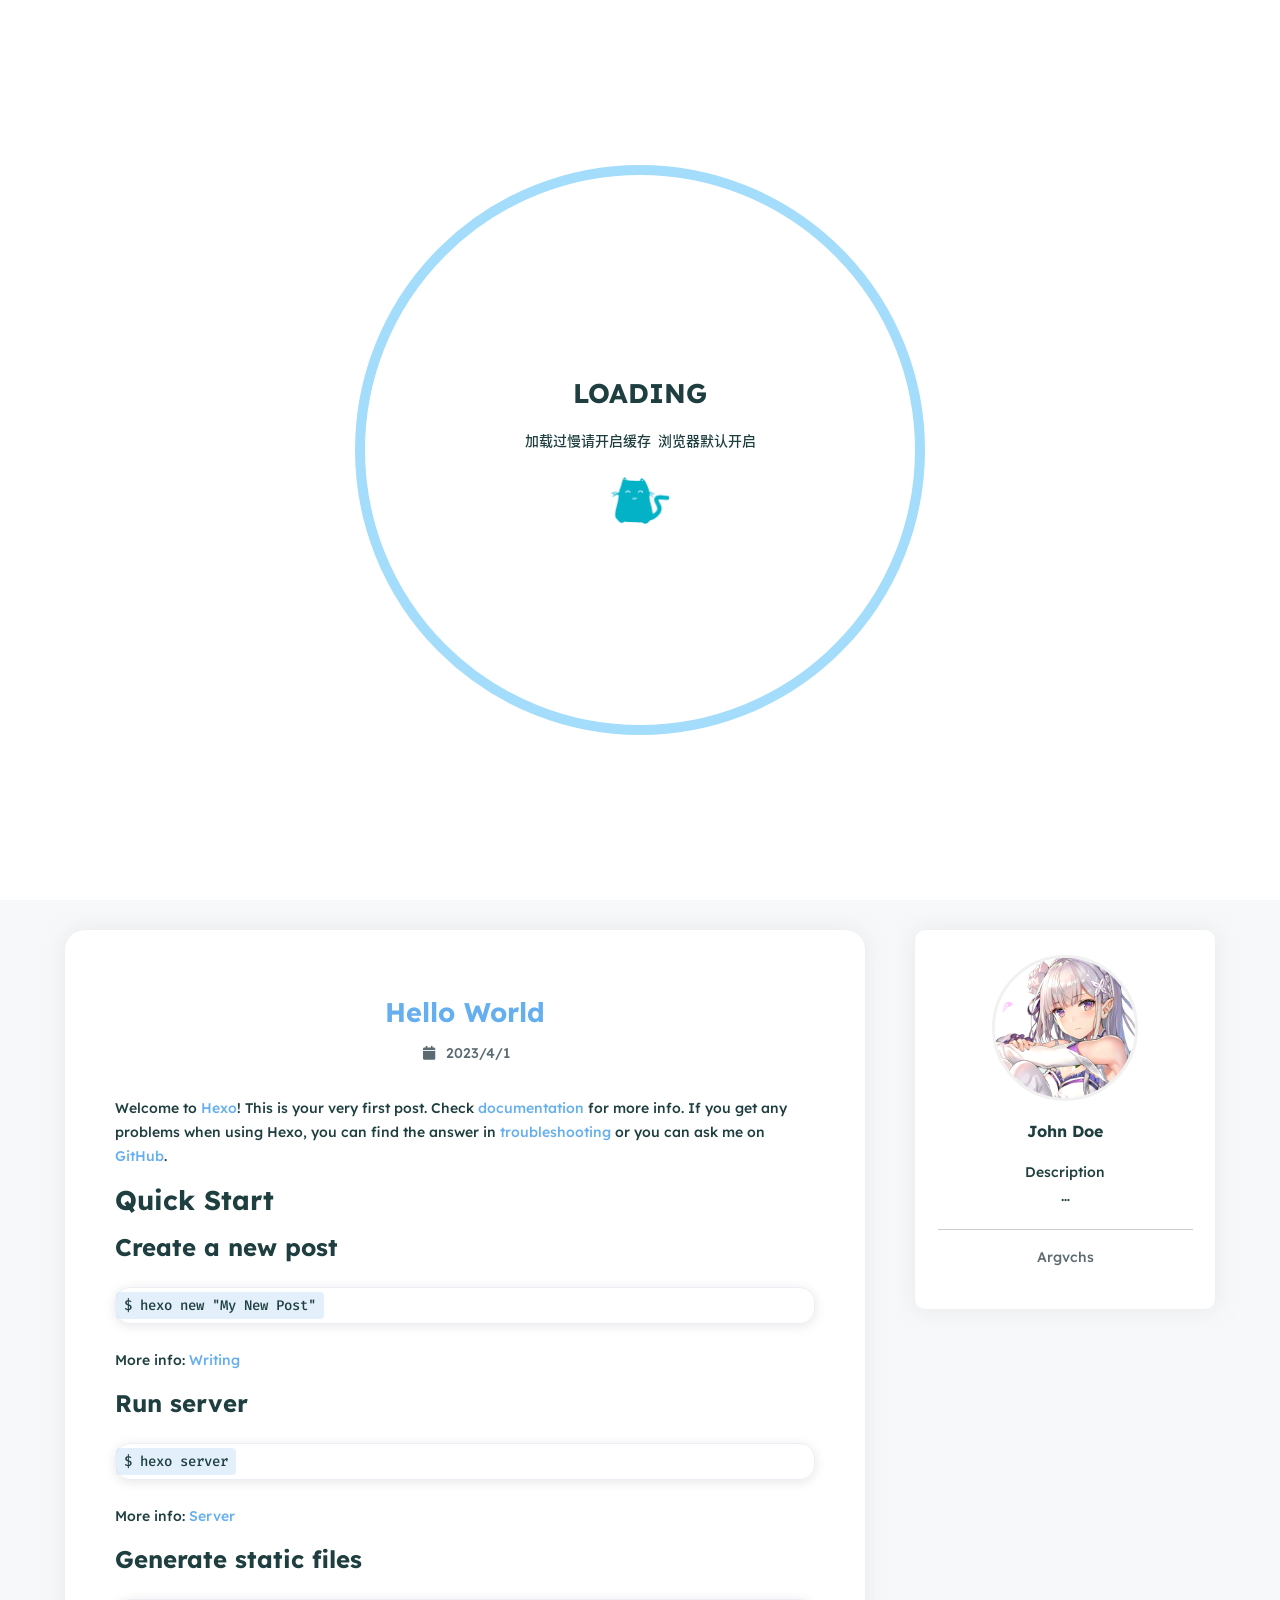
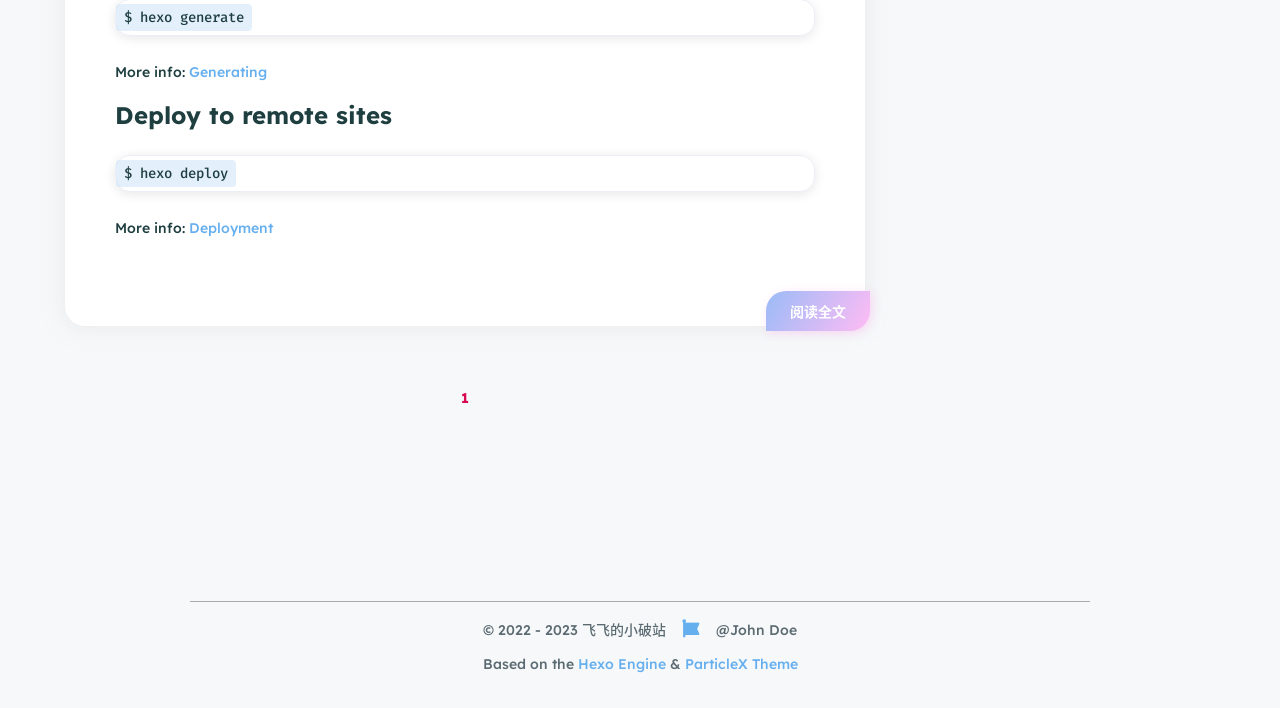
<file: index.html>
<!DOCTYPE html>
<html lang="en">
    <head>
        <meta charset="UTF-8" />
        <title>飞飞的小破站</title>
        <meta name="author" content="John Doe" />
        <meta name="description" content="" />
        <meta name="keywords" content="" />
        <meta name="viewport" content="width=device-width,initial-scale=1.0,maximum-scale=1.0,user-scalable=0" />
        <link rel="icon" href="/images/avatar.jpg" />
        <script src="https://cdn.staticfile.org/vue/3.2.47/vue.global.prod.min.js"></script>
<link rel="stylesheet" href="https://cdn.staticfile.org/font-awesome/6.3.0/css/all.min.css" />
<link rel="stylesheet" href="/css/fonts.min.css" />
<script> const mixins = {}; </script>

<script src="https://polyfill.io/v3/polyfill.min.js?features=default"></script>


<script src="https://cdn.staticfile.org/highlight.js/11.7.0/highlight.min.js"></script>
<link
    rel="stylesheet"
    href="https://cdn.staticfile.org/highlight.js/11.7.0/styles/github.min.css"
/>
<script src="/js/lib/highlight.js"></script>



<script src="/js/lib/preview.js"></script>





<script src="/js/lib/home.js"></script>

<link rel="stylesheet" href="/css/main.css" />

    <meta name="generator" content="Hexo 5.4.2"></head>
    <body>
        <div id="layout">
            <transition name="fade">
            <div id="loading" v-show="loading">
                <div id="loading-circle">
                    <h2>LOADING</h2>
                    <p>加载过慢请开启缓存&ensp;浏览器默认开启</p>
                    <img src="/images/loading.gif" />
                </div>
            </div>
            </transition>
            <transition name="into">
            <div id="main" v-show="!loading">
                <nav id="menu" ref="menu">
    <div class="desktop-menu">
        <a class="title" href="/">
            <span>飞飞的小破站</span>
        </a>
        
        <a href="/">
            <i class="fa-solid fa-house fa-fw"></i>
            <span>&ensp;Home</span>
        </a>
        
        <a href="/about">
            <i class="fa-solid fa-id-card fa-fw"></i>
            <span>&ensp;About</span>
        </a>
        
        <a href="/archives">
            <i class="fa-solid fa-box-archive fa-fw"></i>
            <span>&ensp;Archives</span>
        </a>
        
        <a href="/categories">
            <i class="fa-solid fa-bookmark fa-fw"></i>
            <span>&ensp;Categories</span>
        </a>
        
        <a href="/tags">
            <i class="fa-solid fa-tags fa-fw"></i>
            <span>&ensp;Tags</span>
        </a>
        
    </div>
    <div id="mobile-menu">
        <div class="curtain" v-show="showMenu" @click="showMenu = !showMenu"></div>
        <div class="title" @click="showMenu = !showMenu">
            <i class="fa-solid fa-bars fa-fw"></i>
            <span>&emsp;飞飞的小破站</span>
        </div>
        <transition name="slide">
        <div class="items" v-show="showMenu">
            
            <a href="/">
                <div class="item">
                    <div style="min-width: 20px; max-width: 50px; width: 10%">
                        <i class="fa-solid fa-house fa-fw"></i>
                    </div>
                    <div style="min-width: 100px; max-width: 150%; width: 20%">Home</div>
                </div>
            </a>
            
            <a href="/about">
                <div class="item">
                    <div style="min-width: 20px; max-width: 50px; width: 10%">
                        <i class="fa-solid fa-id-card fa-fw"></i>
                    </div>
                    <div style="min-width: 100px; max-width: 150%; width: 20%">About</div>
                </div>
            </a>
            
            <a href="/archives">
                <div class="item">
                    <div style="min-width: 20px; max-width: 50px; width: 10%">
                        <i class="fa-solid fa-box-archive fa-fw"></i>
                    </div>
                    <div style="min-width: 100px; max-width: 150%; width: 20%">Archives</div>
                </div>
            </a>
            
            <a href="/categories">
                <div class="item">
                    <div style="min-width: 20px; max-width: 50px; width: 10%">
                        <i class="fa-solid fa-bookmark fa-fw"></i>
                    </div>
                    <div style="min-width: 100px; max-width: 150%; width: 20%">Categories</div>
                </div>
            </a>
            
            <a href="/tags">
                <div class="item">
                    <div style="min-width: 20px; max-width: 50px; width: 10%">
                        <i class="fa-solid fa-tags fa-fw"></i>
                    </div>
                    <div style="min-width: 100px; max-width: 150%; width: 20%">Tags</div>
                </div>
            </a>
            
        </div>
        </transition>
    </div>
</nav>

                <div id="home-head">
    <div
        id="home-background"
        ref="homeBackground"
        data-image="/images/background.jpg"
    ></div>
    <div id="home-info" @click="homeClick">
        <span class="loop"></span>
        <span class="loop"></span>
        <span class="loop"></span>
        <span class="loop"></span>
        <span class="info">
            <div class="wrap">
                <h1>飞飞的小破站</h1>
                <h3>哇哇哇</h3>
                <h5></h5>
            </div>
        </span>
    </div>
</div>
<div id="home-posts-wrap"  ref="homePostsWrap">
    <div id="home-posts">
        <div id="posts">
            

<div class="post">
    <a href="/2023/04/01/hello-world/">
        <h2 class="post-title">Hello World</h2>
    </a>
    <div class="category-and-date">
        
        <span class="date">
            <span class="icon">
                <i class="fa-solid fa-calendar fa-fw"></i>
            </span>
            2023/4/1
        </span>
        
        
    </div>
    <div class="description">
        <div class="content" v-pre>
            
            <p>Welcome to <a target="_blank" rel="noopener" href="https://hexo.io/">Hexo</a>! This is your very first post. Check <a target="_blank" rel="noopener" href="https://hexo.io/docs/">documentation</a> for more info. If you get any problems when using Hexo, you can find the answer in <a target="_blank" rel="noopener" href="https://hexo.io/docs/troubleshooting.html">troubleshooting</a> or you can ask me on <a target="_blank" rel="noopener" href="https://github.com/hexojs/hexo/issues">GitHub</a>.</p>
<h2 id="Quick-Start"><a href="#Quick-Start" class="headerlink" title="Quick Start"></a>Quick Start</h2><h3 id="Create-a-new-post"><a href="#Create-a-new-post" class="headerlink" title="Create a new post"></a>Create a new post</h3><pre><code class="bash">$ hexo new &quot;My New Post&quot;
</code></pre>
<p>More info: <a target="_blank" rel="noopener" href="https://hexo.io/docs/writing.html">Writing</a></p>
<h3 id="Run-server"><a href="#Run-server" class="headerlink" title="Run server"></a>Run server</h3><pre><code class="bash">$ hexo server
</code></pre>
<p>More info: <a target="_blank" rel="noopener" href="https://hexo.io/docs/server.html">Server</a></p>
<h3 id="Generate-static-files"><a href="#Generate-static-files" class="headerlink" title="Generate static files"></a>Generate static files</h3><pre><code class="bash">$ hexo generate
</code></pre>
<p>More info: <a target="_blank" rel="noopener" href="https://hexo.io/docs/generating.html">Generating</a></p>
<h3 id="Deploy-to-remote-sites"><a href="#Deploy-to-remote-sites" class="headerlink" title="Deploy to remote sites"></a>Deploy to remote sites</h3><pre><code class="bash">$ hexo deploy
</code></pre>
<p>More info: <a target="_blank" rel="noopener" href="https://hexo.io/docs/one-command-deployment.html">Deployment</a></p>

            
        </div>
    </div>
    <div class="post-tags">
        
        
    </div>
    <a href="/2023/04/01/hello-world/" class="go-post">阅读全文</a>
</div>


            <div class="page-current">
    <div class="prev">
        
    </div>
    <div class="page-index">
        
        <span class="current">1</span>
        
    </div>
    <div class="next">
        
    </div>
</div>

        </div>
    </div>
    
    <div id="home-card">
        <div id="card-div">
    <div class="card-style" style="width: 300px">
        <div class="avatar">
            <img src="/images/avatar.jpg" alt="avatar" />
        </div>
        <div class="name">John Doe</div>
        <div class="description">
            <p>Description<br>…</p>

        </div>
        
        
        <div class="friend-links">
            
            <div class="friend-link">
                <a target="_blank" rel="noopener" href="https://argvchs.netlify.app">Argvchs</a>
            </div>
            
        </div>
        
    </div>
</div>

    </div>
    
</div>

                <footer id="footer">
    <div id="footer-wrap">
        <div>
            &copy;
            2022 - 2023 飞飞的小破站
            <span id="footer-icon">
                <i class="fa-solid fa-font-awesome fa-fw"></i>
            </span>
            &commat;John Doe
        </div>
        <div>
            Based on the <a target="_blank" rel="noopener" href="https://hexo.io">Hexo Engine</a> &amp;
            <a target="_blank" rel="noopener" href="https://github.com/argvchs/hexo-theme-particlex">ParticleX Theme</a>
        </div>
        
    </div>
</footer>

            </div>
            </transition>
            
            <transition name="fade">
            <div id="preview" ref="preview" v-show="previewShow">
                <img id="preview-content" ref="previewContent" />
            </div>
            </transition>
            
        </div>
        <script src="/js/main.js"></script>
        
    </body>
</html>
</file>
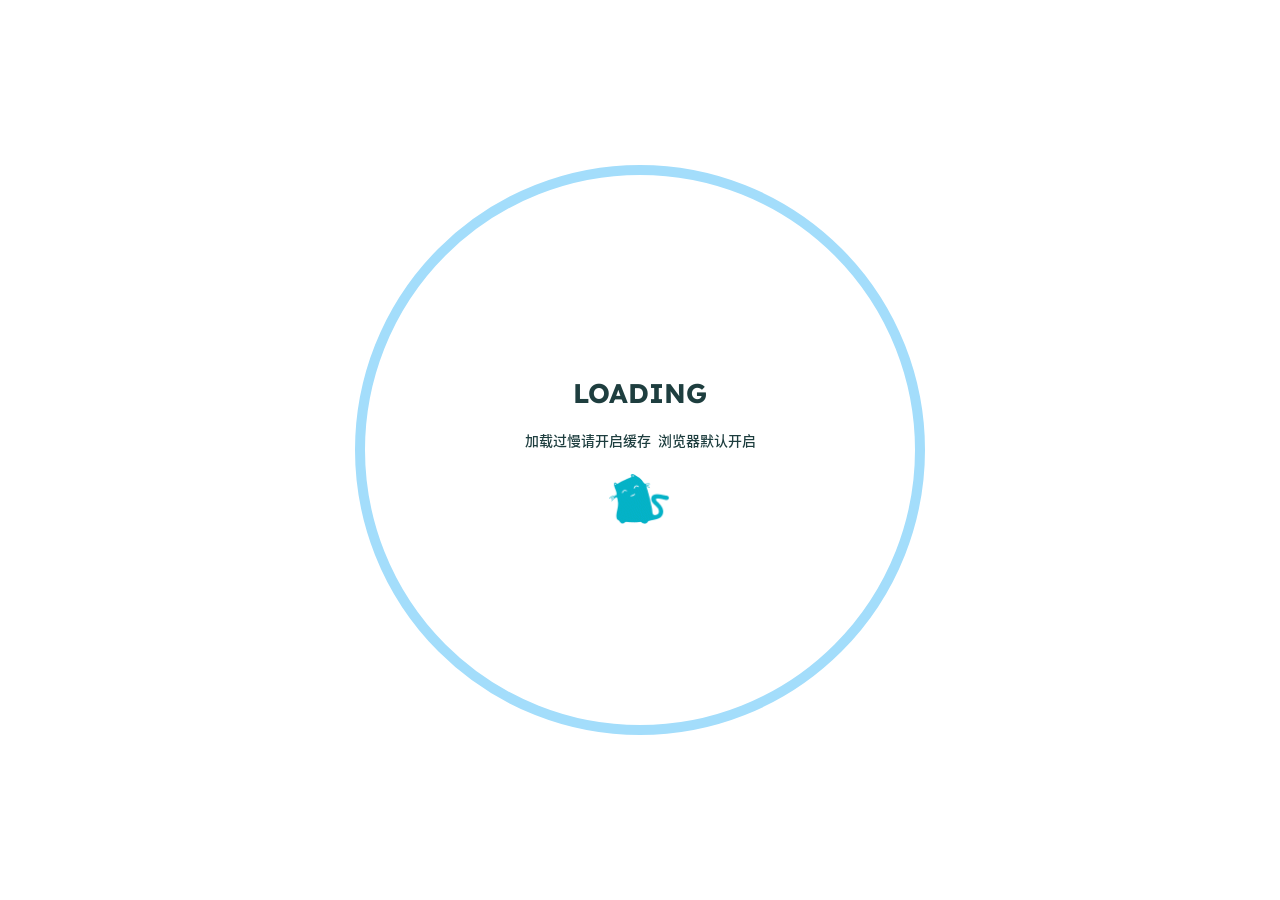
<file: archives/index.html>
<!DOCTYPE html>
<html lang="en">
    <head>
        <meta charset="UTF-8" />
        <title>Archives | 飞飞的小破站</title>
        <meta name="author" content="John Doe" />
        <meta name="description" content="" />
        <meta name="keywords" content="" />
        <meta name="viewport" content="width=device-width,initial-scale=1.0,maximum-scale=1.0,user-scalable=0" />
        <link rel="icon" href="/images/avatar.jpg" />
        <script src="https://cdn.staticfile.org/vue/3.2.47/vue.global.prod.min.js"></script>
<link rel="stylesheet" href="https://cdn.staticfile.org/font-awesome/6.3.0/css/all.min.css" />
<link rel="stylesheet" href="/css/fonts.min.css" />
<script> const mixins = {}; </script>

<script src="https://polyfill.io/v3/polyfill.min.js?features=default"></script>


<script src="https://cdn.staticfile.org/highlight.js/11.7.0/highlight.min.js"></script>
<link
    rel="stylesheet"
    href="https://cdn.staticfile.org/highlight.js/11.7.0/styles/github.min.css"
/>
<script src="/js/lib/highlight.js"></script>



<script src="/js/lib/preview.js"></script>





<link rel="stylesheet" href="/css/main.css" />

    <meta name="generator" content="Hexo 5.4.2"></head>
    <body>
        <div id="layout">
            <transition name="fade">
            <div id="loading" v-show="loading">
                <div id="loading-circle">
                    <h2>LOADING</h2>
                    <p>加载过慢请开启缓存&ensp;浏览器默认开启</p>
                    <img src="/images/loading.gif" />
                </div>
            </div>
            </transition>
            <transition name="into">
            <div id="main" v-show="!loading">
                <nav id="menu" ref="menu">
    <div class="desktop-menu">
        <a class="title" href="/">
            <span>飞飞的小破站</span>
        </a>
        
        <a href="/">
            <i class="fa-solid fa-house fa-fw"></i>
            <span>&ensp;Home</span>
        </a>
        
        <a href="/about">
            <i class="fa-solid fa-id-card fa-fw"></i>
            <span>&ensp;About</span>
        </a>
        
        <a href="/archives">
            <i class="fa-solid fa-box-archive fa-fw"></i>
            <span>&ensp;Archives</span>
        </a>
        
        <a href="/categories">
            <i class="fa-solid fa-bookmark fa-fw"></i>
            <span>&ensp;Categories</span>
        </a>
        
        <a href="/tags">
            <i class="fa-solid fa-tags fa-fw"></i>
            <span>&ensp;Tags</span>
        </a>
        
    </div>
    <div id="mobile-menu">
        <div class="curtain" v-show="showMenu" @click="showMenu = !showMenu"></div>
        <div class="title" @click="showMenu = !showMenu">
            <i class="fa-solid fa-bars fa-fw"></i>
            <span>&emsp;飞飞的小破站</span>
        </div>
        <transition name="slide">
        <div class="items" v-show="showMenu">
            
            <a href="/">
                <div class="item">
                    <div style="min-width: 20px; max-width: 50px; width: 10%">
                        <i class="fa-solid fa-house fa-fw"></i>
                    </div>
                    <div style="min-width: 100px; max-width: 150%; width: 20%">Home</div>
                </div>
            </a>
            
            <a href="/about">
                <div class="item">
                    <div style="min-width: 20px; max-width: 50px; width: 10%">
                        <i class="fa-solid fa-id-card fa-fw"></i>
                    </div>
                    <div style="min-width: 100px; max-width: 150%; width: 20%">About</div>
                </div>
            </a>
            
            <a href="/archives">
                <div class="item">
                    <div style="min-width: 20px; max-width: 50px; width: 10%">
                        <i class="fa-solid fa-box-archive fa-fw"></i>
                    </div>
                    <div style="min-width: 100px; max-width: 150%; width: 20%">Archives</div>
                </div>
            </a>
            
            <a href="/categories">
                <div class="item">
                    <div style="min-width: 20px; max-width: 50px; width: 10%">
                        <i class="fa-solid fa-bookmark fa-fw"></i>
                    </div>
                    <div style="min-width: 100px; max-width: 150%; width: 20%">Categories</div>
                </div>
            </a>
            
            <a href="/tags">
                <div class="item">
                    <div style="min-width: 20px; max-width: 50px; width: 10%">
                        <i class="fa-solid fa-tags fa-fw"></i>
                    </div>
                    <div style="min-width: 100px; max-width: 150%; width: 20%">Tags</div>
                </div>
            </a>
            
        </div>
        </transition>
    </div>
</nav>

                
<div id="archives">
    
    <div id="timeline-wrap" ref="timeline">
        
        <div class="timeline" data-title="helloworld">
            <div class="timeline-tail"></div>
            <div class="timeline-content">
                <div class="item-time">2023/4/1</div>
                <a href="/2023/04/01/hello-world/">
                    <h3>Hello World</h3>
                </a>
                <div class="info">
                    
                    
                </div>
            </div>
        </div>
        
    </div>
</div>

                <footer id="footer">
    <div id="footer-wrap">
        <div>
            &copy;
            2022 - 2023 飞飞的小破站
            <span id="footer-icon">
                <i class="fa-solid fa-font-awesome fa-fw"></i>
            </span>
            &commat;John Doe
        </div>
        <div>
            Based on the <a target="_blank" rel="noopener" href="https://hexo.io">Hexo Engine</a> &amp;
            <a target="_blank" rel="noopener" href="https://github.com/argvchs/hexo-theme-particlex">ParticleX Theme</a>
        </div>
        
    </div>
</footer>

            </div>
            </transition>
            
            <transition name="fade">
            <div id="preview" ref="preview" v-show="previewShow">
                <img id="preview-content" ref="previewContent" />
            </div>
            </transition>
            
        </div>
        <script src="/js/main.js"></script>
        
    </body>
</html>
</file>
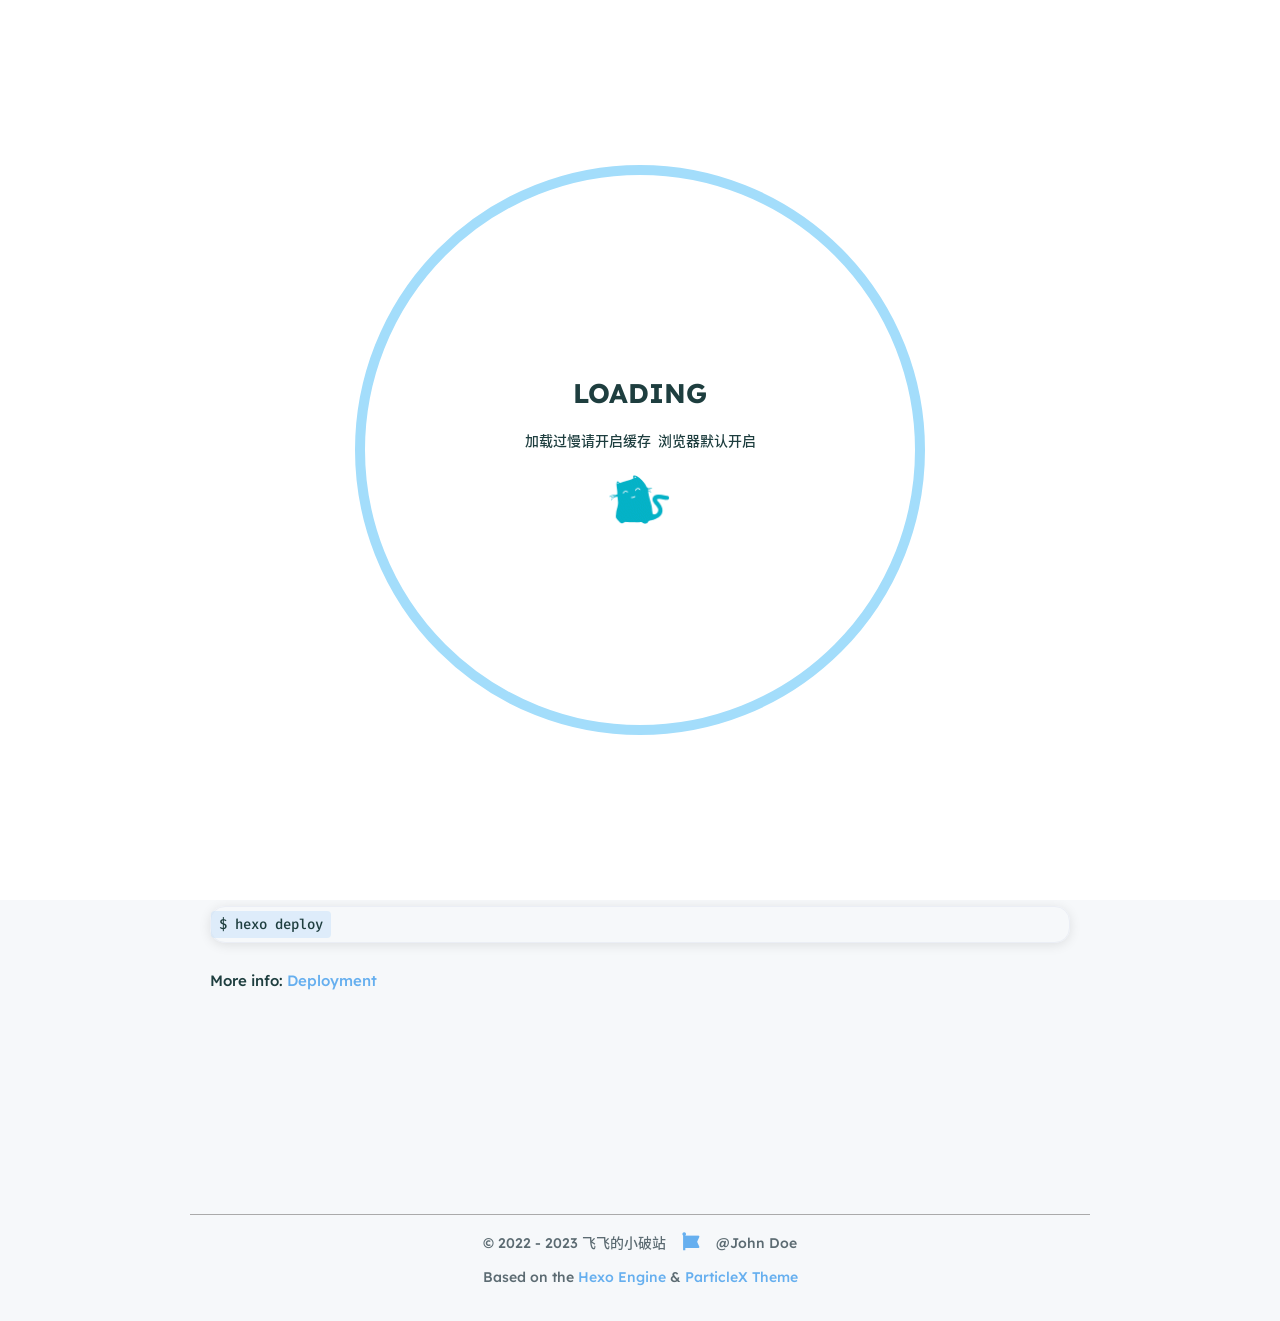
<file: 2023/04/01/hello-world/index.html>
<!DOCTYPE html>
<html lang="en">
    <head>
        <meta charset="UTF-8" />
        <title>Hello World | 飞飞的小破站</title>
        <meta name="author" content="John Doe" />
        <meta name="description" content="" />
        <meta name="keywords" content="" />
        <meta name="viewport" content="width=device-width,initial-scale=1.0,maximum-scale=1.0,user-scalable=0" />
        <link rel="icon" href="/images/avatar.jpg" />
        <script src="https://cdn.staticfile.org/vue/3.2.47/vue.global.prod.min.js"></script>
<link rel="stylesheet" href="https://cdn.staticfile.org/font-awesome/6.3.0/css/all.min.css" />
<link rel="stylesheet" href="/css/fonts.min.css" />
<script> const mixins = {}; </script>

<script src="https://polyfill.io/v3/polyfill.min.js?features=default"></script>


<script src="https://cdn.staticfile.org/highlight.js/11.7.0/highlight.min.js"></script>
<link
    rel="stylesheet"
    href="https://cdn.staticfile.org/highlight.js/11.7.0/styles/github.min.css"
/>
<script src="/js/lib/highlight.js"></script>



<script src="/js/lib/preview.js"></script>









<link rel="stylesheet" href="/css/main.css" />

    <meta name="generator" content="Hexo 5.4.2"></head>
    <body>
        <div id="layout">
            <transition name="fade">
            <div id="loading" v-show="loading">
                <div id="loading-circle">
                    <h2>LOADING</h2>
                    <p>加载过慢请开启缓存&ensp;浏览器默认开启</p>
                    <img src="/images/loading.gif" />
                </div>
            </div>
            </transition>
            <transition name="into">
            <div id="main" v-show="!loading">
                <nav id="menu" ref="menu">
    <div class="desktop-menu">
        <a class="title" href="/">
            <span>飞飞的小破站</span>
        </a>
        
        <a href="/">
            <i class="fa-solid fa-house fa-fw"></i>
            <span>&ensp;Home</span>
        </a>
        
        <a href="/about">
            <i class="fa-solid fa-id-card fa-fw"></i>
            <span>&ensp;About</span>
        </a>
        
        <a href="/archives">
            <i class="fa-solid fa-box-archive fa-fw"></i>
            <span>&ensp;Archives</span>
        </a>
        
        <a href="/categories">
            <i class="fa-solid fa-bookmark fa-fw"></i>
            <span>&ensp;Categories</span>
        </a>
        
        <a href="/tags">
            <i class="fa-solid fa-tags fa-fw"></i>
            <span>&ensp;Tags</span>
        </a>
        
    </div>
    <div id="mobile-menu">
        <div class="curtain" v-show="showMenu" @click="showMenu = !showMenu"></div>
        <div class="title" @click="showMenu = !showMenu">
            <i class="fa-solid fa-bars fa-fw"></i>
            <span>&emsp;飞飞的小破站</span>
        </div>
        <transition name="slide">
        <div class="items" v-show="showMenu">
            
            <a href="/">
                <div class="item">
                    <div style="min-width: 20px; max-width: 50px; width: 10%">
                        <i class="fa-solid fa-house fa-fw"></i>
                    </div>
                    <div style="min-width: 100px; max-width: 150%; width: 20%">Home</div>
                </div>
            </a>
            
            <a href="/about">
                <div class="item">
                    <div style="min-width: 20px; max-width: 50px; width: 10%">
                        <i class="fa-solid fa-id-card fa-fw"></i>
                    </div>
                    <div style="min-width: 100px; max-width: 150%; width: 20%">About</div>
                </div>
            </a>
            
            <a href="/archives">
                <div class="item">
                    <div style="min-width: 20px; max-width: 50px; width: 10%">
                        <i class="fa-solid fa-box-archive fa-fw"></i>
                    </div>
                    <div style="min-width: 100px; max-width: 150%; width: 20%">Archives</div>
                </div>
            </a>
            
            <a href="/categories">
                <div class="item">
                    <div style="min-width: 20px; max-width: 50px; width: 10%">
                        <i class="fa-solid fa-bookmark fa-fw"></i>
                    </div>
                    <div style="min-width: 100px; max-width: 150%; width: 20%">Categories</div>
                </div>
            </a>
            
            <a href="/tags">
                <div class="item">
                    <div style="min-width: 20px; max-width: 50px; width: 10%">
                        <i class="fa-solid fa-tags fa-fw"></i>
                    </div>
                    <div style="min-width: 100px; max-width: 150%; width: 20%">Tags</div>
                </div>
            </a>
            
        </div>
        </transition>
    </div>
</nav>

                <div class="article">
    <div>
        <h1>Hello World</h1>
    </div>
    <div class="info">
        <span class="date">
            <span class="icon">
                <i class="fa-solid fa-calendar fa-fw"></i>
            </span>
            2023/4/1
        </span>
        
        
    </div>
    
    <div class="content" v-pre>
        <p>Welcome to <a target="_blank" rel="noopener" href="https://hexo.io/">Hexo</a>! This is your very first post. Check <a target="_blank" rel="noopener" href="https://hexo.io/docs/">documentation</a> for more info. If you get any problems when using Hexo, you can find the answer in <a target="_blank" rel="noopener" href="https://hexo.io/docs/troubleshooting.html">troubleshooting</a> or you can ask me on <a target="_blank" rel="noopener" href="https://github.com/hexojs/hexo/issues">GitHub</a>.</p>
<h2 id="Quick-Start"><a href="#Quick-Start" class="headerlink" title="Quick Start"></a>Quick Start</h2><h3 id="Create-a-new-post"><a href="#Create-a-new-post" class="headerlink" title="Create a new post"></a>Create a new post</h3><pre><code class="bash">$ hexo new &quot;My New Post&quot;
</code></pre>
<p>More info: <a target="_blank" rel="noopener" href="https://hexo.io/docs/writing.html">Writing</a></p>
<h3 id="Run-server"><a href="#Run-server" class="headerlink" title="Run server"></a>Run server</h3><pre><code class="bash">$ hexo server
</code></pre>
<p>More info: <a target="_blank" rel="noopener" href="https://hexo.io/docs/server.html">Server</a></p>
<h3 id="Generate-static-files"><a href="#Generate-static-files" class="headerlink" title="Generate static files"></a>Generate static files</h3><pre><code class="bash">$ hexo generate
</code></pre>
<p>More info: <a target="_blank" rel="noopener" href="https://hexo.io/docs/generating.html">Generating</a></p>
<h3 id="Deploy-to-remote-sites"><a href="#Deploy-to-remote-sites" class="headerlink" title="Deploy to remote sites"></a>Deploy to remote sites</h3><pre><code class="bash">$ hexo deploy
</code></pre>
<p>More info: <a target="_blank" rel="noopener" href="https://hexo.io/docs/one-command-deployment.html">Deployment</a></p>

    </div>
    
    
    
    
    
    
    
</div>

                <footer id="footer">
    <div id="footer-wrap">
        <div>
            &copy;
            2022 - 2023 飞飞的小破站
            <span id="footer-icon">
                <i class="fa-solid fa-font-awesome fa-fw"></i>
            </span>
            &commat;John Doe
        </div>
        <div>
            Based on the <a target="_blank" rel="noopener" href="https://hexo.io">Hexo Engine</a> &amp;
            <a target="_blank" rel="noopener" href="https://github.com/argvchs/hexo-theme-particlex">ParticleX Theme</a>
        </div>
        
    </div>
</footer>

            </div>
            </transition>
            
            <transition name="fade">
            <div id="preview" ref="preview" v-show="previewShow">
                <img id="preview-content" ref="previewContent" />
            </div>
            </transition>
            
        </div>
        <script src="/js/main.js"></script>
        
        




        
    </body>
</html>
</file>
<file: css/main.css>
#archives {
    margin: auto;
    margin-top: 100px;
    padding: 20px;
}
#archives .categories-tags {
    margin: auto;
    margin-bottom: 50px;
    max-width: 900px;
    text-align: center;
    width: 100%;
}
#archives .categories-tags span {
    display: inline-block;
    margin: 10px;
}
#archives .categories-tags span .icon {
    color: #fff;
    margin-left: 0;
    margin-right: 10px;
}
#archives .categories-tags span a {
    border: #ffffff80 1px solid;
    border-radius: 10px;
    color: #fff;
    padding: 10px 15px;
    transition: background 0.25s, border 0.25s, color 0.25s;
}
#archives .categories-tags span a:hover {
    background: #fff !important;
    border: #a5c2f5 1px solid;
    color: #5c6b72;
}
#archives .category,
#archives .tags .tag,
.article .info .category,
.article .info .tags,
.article .info .tags .tag {
    display: inline-block;
    margin-right: 10px;
}
#archives h3 {
    margin: 10px 0;
}
#card-div {
    position: sticky;
    top: 80px;
}
#crypto {
    margin: 50px 0;
}
#crypto.fail {
    border-color: #ea4a5a;
    color: #ea4a5a;
}
#crypto.fail:focus {
    box-shadow: 0 0 0 3px #ea4a5a4d;
}
#crypto.success {
    border-color: #34d058;
    color: #34d058;
}
#footer {
    font-size: 14px;
    margin-top: 150px;
    padding-bottom: 20px;
    text-align: center;
    width: 100%;
}
#footer #footer-icon {
    color: #66afef;
    display: inline-block;
    font-size: 18px;
    margin: 0 10px;
}
#footer #footer-wrap {
    border-top: 1px solid #aaa;
    color: #5c6b72;
    margin: auto;
    width: 900px;
}
#footer #footer-wrap div {
    margin: 15px;
}
#home-card {
    width: 300px;
}
#home-card .card-style {
    background: #fff;
    border: none;
    border-radius: 10px;
    box-shadow: 0 0 20px #d9d9d980;
    padding: 25px 0;
    text-align: center;
}
#home-card .card-style .avatar {
    border: #f1f1f1 solid 3px;
    border-radius: 50%;
    height: 140px;
    margin: auto;
    text-align: center;
    width: 140px;
}
#home-card .card-style .avatar img {
    border-radius: 50%;
    height: 100%;
    width: 100%;
}
#home-card .card-style .avatar:hover img {
    transform: rotate(360deg);
}
#home-card .card-style .description {
    margin: 20px auto;
    width: 85%;
}
#home-card .card-style .friend-links .friend-link {
    margin-bottom: 5px;
}
#home-card .card-style .friend-links a {
    border-radius: 5px;
    color: #5c6b72;
    display: block;
    padding: 8px 0;
}
#home-card .card-style .icon-links .icon-link {
    margin: 5px;
}
#home-card .card-style .icon-links a {
    border-radius: 5px;
    color: #5c6b72;
    font-size: 18px;
    padding: 5px;
}
#home-card .card-style .icon-links a:hover,
#home-card .card-style .friend-links a:hover,
#home-posts .page-current .page-num:hover {
    background: #66afef;
    color: #fff;
}
#home-card .card-style .icon-links,
#home-card .card-style .friend-links {
    border-top: #cdcdcd solid 1px;
    margin: 10px auto;
    padding-top: 10px;
    width: 85%;
}
#home-card .card-style .name {
    font-size: 16px;
    font-weight: bold;
    margin: 20px auto;
}
#home-head {
    display: flex;
    height: 100vh;
    width: 100vw;
}
#home-head #home-background {
    background-position: center;
    background-repeat: no-repeat;
    background-size: cover;
    height: 100vh;
    left: 0;
    position: absolute;
    top: 0;
    width: 100vw;
    z-index: -1;
}
#home-head #home-info .info {
    align-items: center;
    border-radius: 50%;
    display: flex;
    justify-content: center;
    text-align: center;
}
#home-head #home-info .loop:nth-child(1) {
    animation: loop1 10s linear infinite;
    background: #fff;
    border-radius: 38% 62% 63% 37%/41% 44% 56% 59%;
    opacity: 0.3;
    transform: rotate(30deg);
}
#home-head #home-info .loop:nth-child(2) {
    animation: loop2 15s linear infinite;
    background: #fff;
    border-radius: 38% 62% 63% 37%/41% 44% 56% 59%;
    opacity: 0.45;
    transform: rotate(60deg);
}
#home-head #home-info .loop:nth-child(3) {
    animation: loop3 10s linear infinite;
    background: #fff;
    border-radius: 38% 62% 63% 37%/41% 44% 56% 59%;
    opacity: 0.3;
    transform: rotate(90deg);
}
#home-head #home-info .loop:nth-child(4) {
    animation: loop4 15s linear infinite;
    background: #fff;
    border-radius: 38% 62% 63% 37%/41% 44% 56% 59%;
    opacity: 0.45;
    transform: rotate(120deg);
}
#home-head #home-info,
#home-posts {
    margin: auto;
}
#home-posts .page-current {
    align-items: center;
    display: flex;
    justify-content: center;
    margin-top: 50px;
    width: 100%;
}
#home-posts .page-current .current {
    border-radius: 5px;
    color: #da0a51;
    display: inline-block;
    height: 35px;
    line-height: 35px;
    margin: 0 7px;
    padding: 5px;
    width: 35px;
}
#home-posts .page-current .page-index {
    font-weight: bold;
    text-align: center;
    width: 300px;
}
#home-posts .page-current .page-num,
#home-posts .page-current .page-omit {
    border-radius: 5px;
    display: inline-block;
    height: 35px;
    line-height: 35px;
    margin: 0 7px;
    padding: 5px;
    width: 35px;
}
#home-posts .page-current .prev,
#home-posts .page-current .next {
    text-align: center;
    width: 50px;
}
#home-posts .page-current a {
    color: #999;
}
#home-posts .post {
    background: #fff;
    border-radius: 20px;
    box-shadow: 0 0 20px #d9d9d980;
    transition: box-shadow 0.25s, transform 0.25s;
}
#home-posts .post .category-and-date {
    color: #5c6b72;
    margin-top: 15px;
    text-align: center;
    width: 100%;
}
#home-posts .post .category-and-date .category {
    display: inline-block;
    margin-right: 25px;
}
#home-posts .post .category-and-date .category a,
#archives a,
#archives .tag-icon,
#archives .item-time,
#archives .categories-tags span a:hover .icon,
.article .info a {
    color: #5c6b72;
}
#home-posts .post .category-and-date .date,
#archives .tags,
#menu .desktop-menu a span {
    display: inline-block;
}
#home-posts .post .category-and-date .special {
    display: inline-block;
    margin-left: 25px;
}
#home-posts .post .go-post {
    background: linear-gradient(120deg, #9abbf7 0%, #ffbbf4 100%);
    border: 0;
    border-radius: 20px 0;
    bottom: -5px;
    box-shadow: 2px 2px 10px 0 #ffbbf47a;
    color: #fff;
    font-size: 14px;
    font-weight: bold;
    padding: 10px 24px;
    position: absolute;
    right: -5px;
    transition: box-shadow 0.25s ease-out, right 0.25s ease-out;
}
#home-posts .post .go-post:hover {
    box-shadow: -2px -2px 10px 0 #9abbf77a;
    right: -7px;
}
#home-posts .post .post-tags .tag {
    display: inline-block;
    font-weight: bold;
    margin-right: 10px;
}
#home-posts .post .post-tags a {
    font-size: 14px;
}
#home-posts .post .post-tags,
#archives .info,
.article .info {
    line-height: 1.7;
}
#home-posts .post-title {
    color: #66afef;
    text-align: center;
}
#home-posts .post:hover {
    box-shadow: 0 0 5px #d9d9d9;
    transform: translate(-5px, -5px);
}
#home-posts-wrap {
    background: transparent;
    border-radius: 10px;
    display: flex;
    margin: auto;
    padding: 20px;
}
#home-posts-wrap,
#archives,
.article,
#footer #footer-wrap {
    box-sizing: border-box;
}
#loading {
    align-items: center;
    background: #fff;
    display: flex;
    flex-direction: column;
    height: 100vh;
    justify-content: center;
    left: 0;
    position: fixed;
    top: 0;
    width: 100vw;
    z-index: 2147483647;
}
#loading h2,
#loading p,
#loading img {
    margin: 10px;
}
#loading img {
    border-radius: 0;
    height: 50px;
}
#loading-circle {
    align-items: center;
    border: 10px solid #a3ddfb;
    border-radius: 50%;
    display: flex;
    flex-direction: column;
    height: 50vmin;
    justify-content: center;
    padding: 50px;
    width: 50vmin;
}
#main {
    display: grid;
    margin-right: calc(100% - 100vw);
}
#menu {
    background: #92cafa;
    box-shadow: 0 -1px 10px 0 #9e9e9e4d;
    font-weight: bold;
    line-height: 50px;
    position: fixed;
    top: 0;
    transition: background 0.25s ease-out, top 0.25s ease-out;
    width: 100vw;
    z-index: 10004;
}
#menu .desktop-menu {
    height: 50px;
}
#menu .desktop-menu .title {
    color: #555;
    display: inline-block;
    margin-left: 60px;
    margin-right: 5px;
}
#menu .desktop-menu a {
    color: #555;
    display: inline-block;
    margin-left: 30px;
}
#menu #mobile-menu {
    min-height: 50px;
    text-align: center;
}
#menu #mobile-menu .curtain {
    height: 100%;
    left: 0;
    position: fixed;
    top: 0;
    width: 100%;
    z-index: -1;
}
#menu #mobile-menu .items {
    padding: 10px 0 20px;
    z-index: 10002;
}
#menu #mobile-menu .items .item {
    display: flex;
    justify-content: center;
    margin: auto;
    min-width: 200px;
    width: 80%;
}
#menu #mobile-menu .items a {
    color: #555;
}
#menu #mobile-menu .title {
    color: #555;
    cursor: pointer;
    z-index: 10003;
}
#menu.hidden {
    top: -70px !important;
}
#menu.menu-color {
    background: #0003 !important;
    box-shadow: 0 -1px 10px 0 transparent !important;
}
#menu.menu-color .title,
#menu.menu-color a {
    color: #fff !important;
}
#preview {
    align-items: center;
    background-color: #fffc;
    display: flex;
    height: 100vh;
    justify-content: center;
    left: 0;
    position: fixed;
    top: 0;
    width: 100vw;
    z-index: 10005;
}
#preview-content {
    box-shadow: 0 0 50px 10px #d9d9d980;
    margin: auto;
    max-height: 95%;
    max-width: 95%;
}
#search-bar {
    margin-bottom: 50px;
    z-index: 10001;
}
#timeline-wrap {
    display: flex;
    flex-direction: column-reverse;
}
* {
    margin: 0;
    padding: 0;
    position: relative;
    scrollbar-color: #8ab5ff #e6efff;
    scrollbar-width: thin;
    word-break: keep-all;
    word-wrap: break-word;
}
.article {
    font-size: 15px;
    margin: auto;
    margin-top: 100px;
    padding: 20px;
}
.article .content {
    margin: 50px 0;
}
.article .info .date {
    color: #5c6b72;
    display: inline-block;
    margin-right: 10px;
}
.code-content {
    background: none;
    font-size: 13px;
    line-height: 2;
    overflow: auto;
    padding: 50px 30px 20px;
}
.comment iframe,
body::-webkit-scrollbar-track {
    border-radius: 0;
}
.content {
    transition: opacity 0.25s;
}
.content img,
.content video,
.content audio,
.content iframe {
    display: block;
    margin: 15px auto;
    max-width: 75%;
}
.code-copy {
    color: #5c6b72;
    position: absolute;
    right: 0;
    top: 0;
}
.code-copy i {
    padding: 15px;
    position: absolute;
    right: 0;
    top: 0;
    transition: transform 0.25s;
}
.code-copy.copied i {
    transform: scale(1.25);
}
.code-copy.copied i:first-child,
.code-copy:not(.copied) i:last-child {
    opacity: 0;
}
.fade-enter-active,
.fade-leave-active {
    transition: opacity 0.3s;
}
.fade-enter-from,
.fade-leave-to {
    opacity: 0;
}
.icon {
    color: #5c6b72;
    margin-right: 5px;
}
.input {
    background: #f6f8fa;
    border: 1px solid #d0d7de;
    border-radius: 50px;
    box-sizing: border-box;
    color: #000;
    display: block;
    font-size: 15px;
    height: 50px;
    text-indent: 20px;
    transition: background 0.25s, border 0.25s, box-shadow 0.25s;
    width: 100%;
}
.input:focus {
    background: #fff;
    border-color: #0969da;
    box-shadow: 0 0 0 3px #0969da4d;
    outline: none;
}
.input:hover {
    background: #fff;
}
.into-enter-active,
.into-leave-active {
    transition: opacity 0.5s, transform 0.5s;
}
.into-enter-from,
.into-leave-to {
    opacity: 0;
    transform: scale(1.1);
}
.katex {
    overflow: auto;
}
.language {
    background: linear-gradient(to right, #ed6ea0 0%, #ec8c69 100%);
    border-radius: 0 0 10px 10px;
    box-shadow: 1px 1px 0.75rem #ed6ea14d;
    color: #fff;
    font-size: 12px;
    font-weight: bold;
    left: 30px;
    padding: 10px 15px;
    position: absolute;
    top: 0;
}
.page-num,
.icon-link a,
.friend-link a {
    transition: background 0.25s, color 0.25s;
}
.page-num:hover,
.icon-link a:hover,
.friend-link a:hover,
.categories-tags a:hover,
.go-post:hover {
    opacity: 1;
}
.slide-enter-active,
.slide-leave-active {
    transition: margin-top 0.3s, opacity 0.3s;
}
.slide-enter-from,
.slide-leave-to {
    margin-top: -300px;
    opacity: 0;
}
.timeline {
    margin-bottom: 30px;
    transition: margin-top 0.5s, opacity 0.3s, visibility 0.3s;
}
.timeline-content {
    background: #fff;
    border: 1px solid #0002;
    border-radius: 3px;
    margin-left: 17.5px;
    padding: 24px;
    transition: box-shadow 0.5s;
}
.timeline-content:hover {
    box-shadow: 0 2px 8px #00000017;
}
.timeline-tail {
    background: #fff;
    border: 2px solid #a5c2f5;
    border-radius: 50%;
    height: 7px;
    position: absolute;
    width: 7px;
}
::-webkit-scrollbar {
    height: 12px;
    width: 12px;
}
::-webkit-scrollbar-thumb {
    background: #8ab5ff;
    background-image: linear-gradient(
        45deg,
        #fff6 25%,
        transparent 25%,
        transparent 50%,
        #fff6 50%,
        #fff6 75%,
        transparent 75%,
        transparent
    );
    border: 3px solid #e6efff;
    border-radius: 100px;
}
::-webkit-scrollbar-track {
    background: #e6efff;
    border-radius: 100px;
}
::selection {
    background-color: #3392ff2a;
    color: unset;
}
a {
    color: #66afef;
    text-decoration: none;
}
a:hover,
.content .code-copy:hover {
    opacity: 0.8;
}
b,
strong {
    font-weight: bold;
    line-height: 2.5;
}
blockquote {
    background: #d9e8ff6b;
    border-left: 3px solid #1e3e3f;
    border-radius: 3px;
    display: flex;
    padding: 0 15px;
}
body {
    background: #f6f8fa;
    color: #1e3e3f;
    font: 500 14px Lexend, "Noto Sans SC", sans-serif;
    overflow-x: hidden;
    width: 100%;
}
button,
img,
video,
audio,
iframe,
#home-head,
#menu,
.katex,
.go-post,
.page-current,
.categories-tags a,
.friend-link a,
.icon-link a,
.language,
.code-copy {
    user-select: none;
}
code {
    background: #bddcf76b;
    border-radius: 4px;
    font-size: 14px;
    line-height: 2.5;
    padding: 4px 8px;
}
h1 {
    font-size: 30px;
}
h1,
h2,
h3,
h4,
h5,
h6 {
    color: #1e3e3f;
    font-weight: bold;
    margin: 15px 0;
}
h2 {
    font-size: 27px;
}
h3 {
    font-size: 24px;
}
h4 {
    font-size: 21px;
}
h5 {
    font-size: 18px;
}
h6 {
    font-size: 15px;
}
hr {
    border-style: dashed none none;
    border-width: 1.5px;
}
img,
video,
audio,
iframe {
    border-radius: 10px;
}
mark {
    background: #fff13360;
    border-radius: 4px;
    color: unset;
    line-height: 2.5;
    padding: 4px 8px;
}
p,
ul,
ol {
    line-height: 1.7;
    margin: 15px 0;
}
pre {
    border: 1px solid #ebeef5;
    border: 1px solid #ebeef5;
    border-radius: 15px;
    border-radius: 15px;
    box-shadow: 0 2px 12px 0 #0000001a;
    box-shadow: 0 2px 12px 0 #0000001a;
    margin: 25px 0;
    margin: 25px 0;
}
pre,
code,
.hljs,
.highlight,
.commit-tease-sha,
.input,
.language {
    font-family: "Fira Code", "Noto Sans SC", monospace;
}
table tbody tr td:nth-child(even) {
    background: #c7e0fb4d;
}
table tbody tr td:nth-child(odd) {
    background: #d9e8ff4d;
}
table thead tr th {
    background: #a3ddfb;
    padding: 8px 20px;
}
table tr td {
    padding: 8px 20px;
}
ul li,
ol li {
    margin: 8px 0;
}
@keyframes loop1 {
    from {
        transform: rotate(30deg);
    }
    to {
        transform: rotate(390deg);
    }
}
@keyframes loop2 {
    from {
        transform: rotate(60deg);
    }
    to {
        transform: rotate(420deg);
    }
}
@keyframes loop3 {
    from {
        transform: rotate(90deg);
    }
    to {
        transform: rotate(450deg);
    }
}
@keyframes loop4 {
    from {
        transform: rotate(120deg);
    }
    to {
        transform: rotate(480deg);
    }
}
@media (min-width: 900px) {
    #home-card {
        margin-right: auto;
    }
    #home-head #home-info .info .wrap {
        padding: 25px;
    }
    #home-head #home-info .info .wrap h1 {
        font-size: 52px;
        font-weight: bold;
        margin-bottom: 10px;
    }
    #home-head #home-info .info .wrap h3 {
        font-size: 24px;
        margin: 10px 0;
    }
    #home-head #home-info .info .wrap h5 {
        font-size: 16px;
        margin: 20px 0;
    }
    #home-head #home-info .loop {
        display: inline-block;
        height: 500px;
        position: absolute;
        width: 500px;
    }
    #home-head #home-info,
    #home-head #home-info .info {
        height: 500px;
        width: 500px;
    }
    #home-posts {
        margin-left: auto;
        margin-right: 50px;
        width: 900px;
    }
    #home-posts .post {
        margin-bottom: 25px;
        padding: 50px;
    }
    #home-posts .post .description {
        padding: 20px 0;
    }
    #home-posts-wrap {
        max-width: 1150px;
        padding: 30px 0;
    }
    #menu .desktop-menu {
        display: block;
    }
    #menu #mobile-menu {
        display: none;
    }
    .article,
    #archives,
    #footer #footer-wrap {
        width: 900px;
    }
    .home-posts-wrap-no-card #home-posts {
        margin: auto;
    }
    ul,
    ol {
        padding-left: 40px;
    }
}
@media (min-width: 900px) and (max-width: 1200px) {
    #home-card {
        display: none;
    }
    #home-posts {
        margin: auto;
        width: 100%;
    }
    #home-posts-wrap,
    #archives {
        width: 800px;
    }
}
@media (max-width: 900px) {
    #home-head #home-info {
        height: 350px;
        width: 350px;
    }
    #home-head #home-info .info {
        align-items: center;
        background: #ffffffa6;
        display: flex;
        height: 350px;
        justify-content: center;
        margin: auto;
        width: 350px;
    }
    #home-head #home-info .info .wrap {
        padding: 50px;
    }
    #home-head #home-info .info .wrap h1 {
        font-size: 46px;
        margin-bottom: 10px;
    }
    #home-head #home-info .info .wrap h3 {
        font-size: 20px;
        margin: 10px 0;
    }
    #home-head #home-info .info .wrap h5 {
        font-size: 14px;
        margin: 20px 0;
    }
    #home-head #home-info .loop {
        display: none;
        height: 350px;
        position: absolute;
        width: 350px;
    }
    #home-posts {
        margin: auto;
        width: 100%;
    }
    #home-posts .post {
        margin-bottom: 30px;
        padding: 20px 30px;
    }
    #home-posts .post .description {
        padding: 20px 0;
    }
    #home-posts .post .post-tags {
        padding-right: 69px;
    }
    #home-posts-wrap,
    .article,
    #archives,
    #footer #footer-wrap {
        width: 100%;
    }
    #menu .desktop-menu,
    #home-card {
        display: none;
    }
    #menu #mobile-menu {
        display: block;
    }
    ul,
    ol {
        padding-left: 20px;
    }
}
</file>
